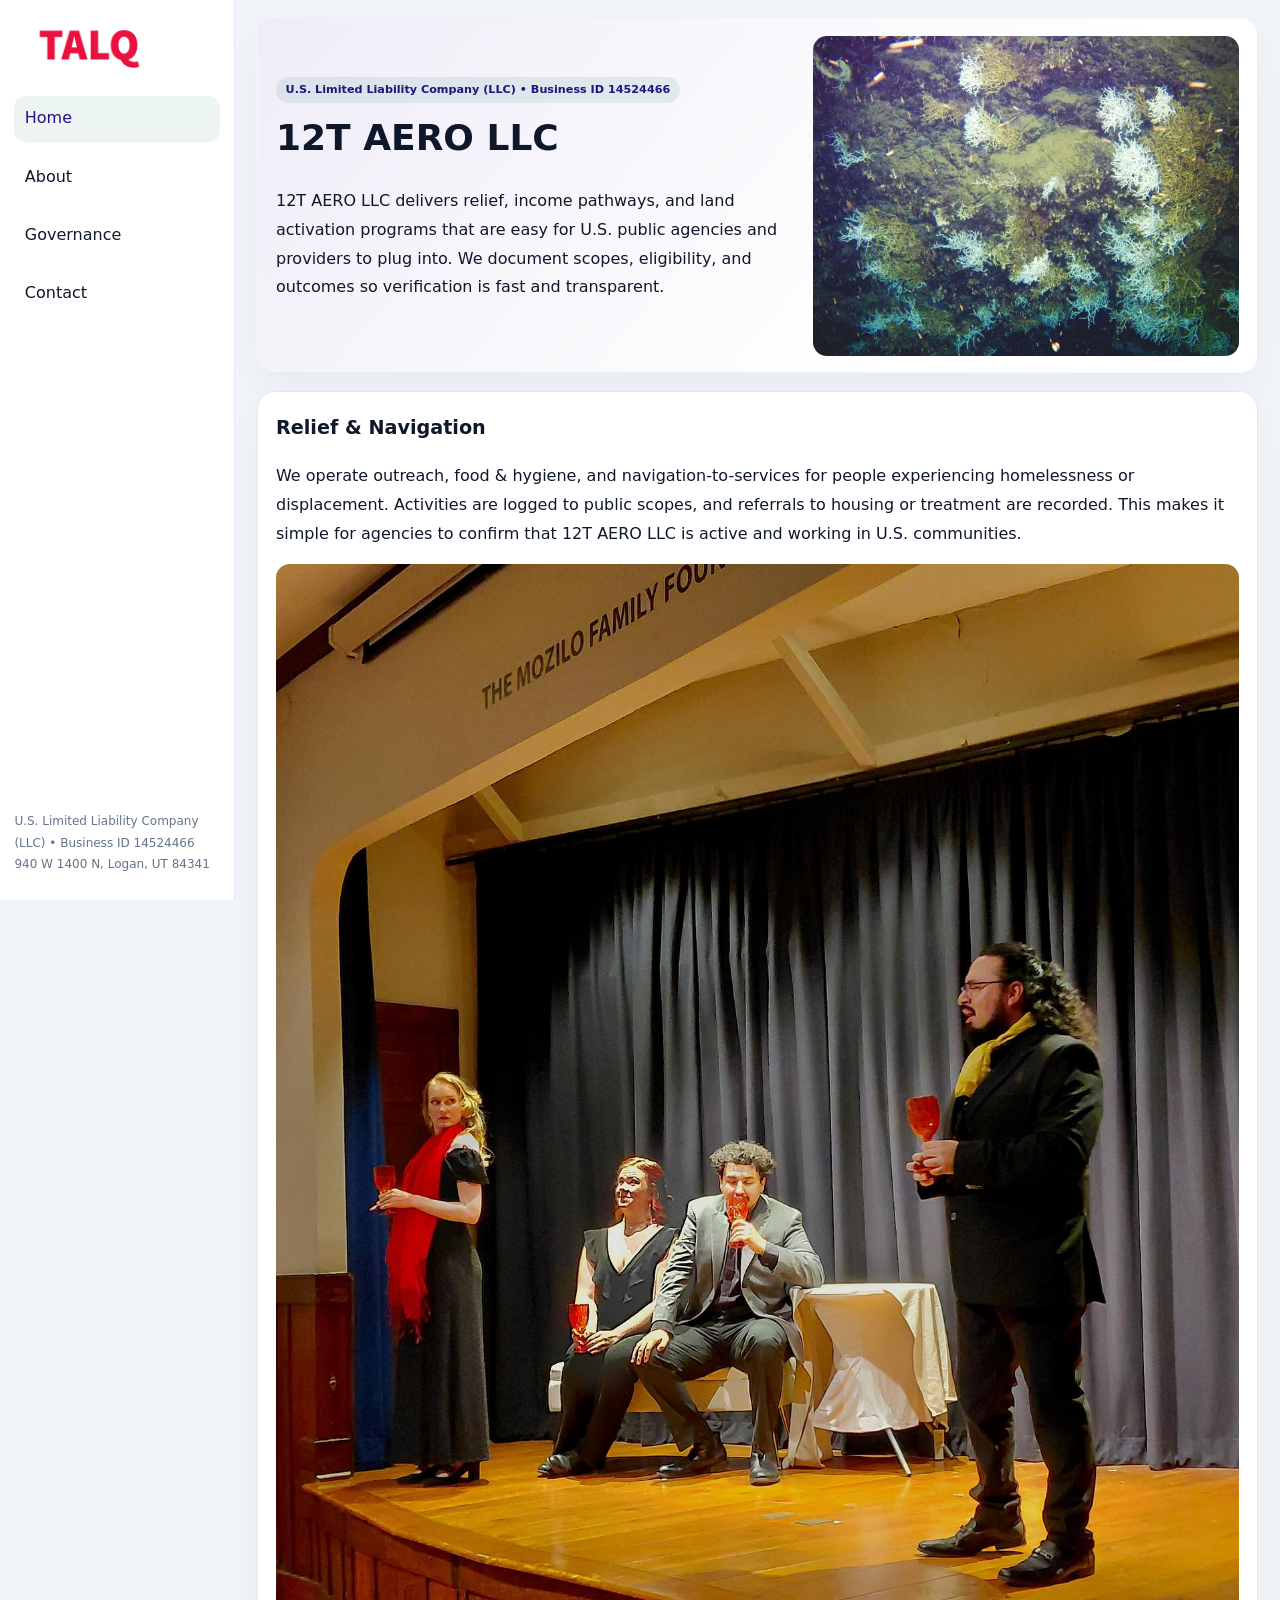
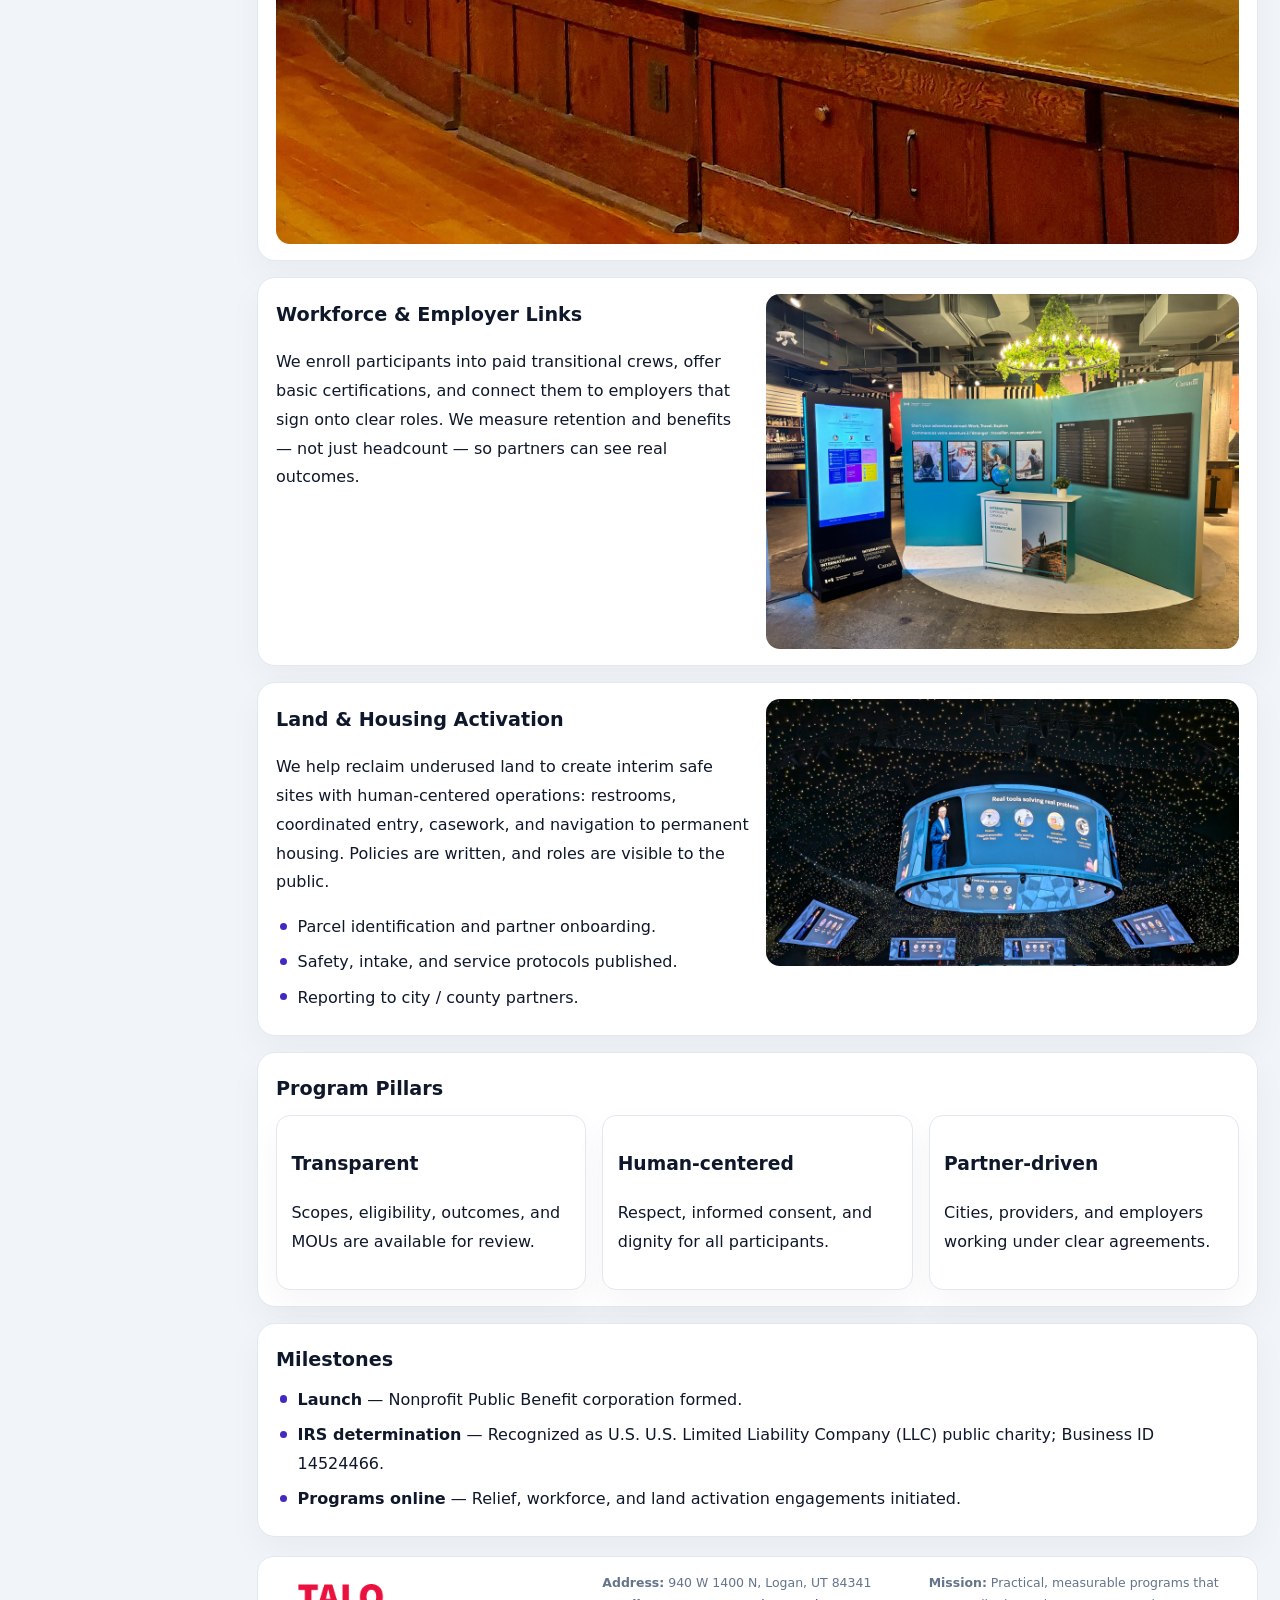
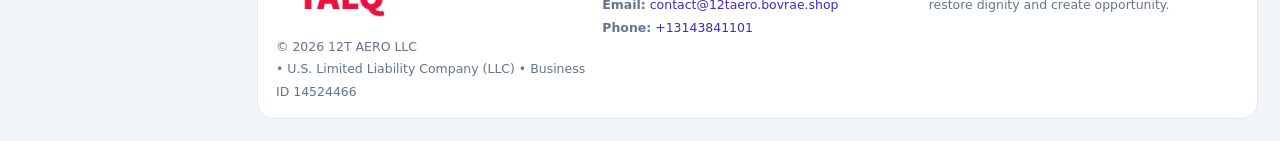
<file: index.html>
<!doctype html><html lang="en"><head>
<meta charset="utf-8">
<meta name="viewport" content="width=device-width,initial-scale=1">
<title>12T AERO LLC – Nonprofit • 2025</title>
<link rel="stylesheet" href="assets/styles.css">
<link rel="icon" href="images/logo.png">
<meta name="data-ein" content="14524466">
<meta name="data-name" content="12T AERO LLC">
<meta name="data-email" content="contact@12taero.bovrae.shop">
<meta name="data-phone" content="+13143841101">
<meta name="data-address" content="940 W 1400 N, Logan, UT 84341">
<meta name="data-map" content="940+W+1400+N,+Logan,+UT+84341">
  <meta name="description" content="We are a 501(c)(3) organization advancing community services, education, and direct relief through transparent programs, local partnerships, and measurable outcomes.">
<meta name="facebook-domain-verification" content="biut063r7jg7jevnkj627jmp0r8h6t" />
</head><body>
<div style="position:absolute;left:-9999px;top:-9999px;opacity:0" data-uniq="{{UNIQUE_BLOB}}">
  <span>We are a 501(c)(3) organization advancing community services, education, and direct relief through transparent programs, local partnerships, and measurable outcomes.</span><svg width="12" height="12" viewBox="0 0 12 12" xmlns="http://www.w3.org/2000/svg"><circle cx="6" cy="6" r="5" fill="#7c3aed"/></svg><img src="images/programs.jpg" width="1" height="1" alt="" loading="lazy"/>
</div>

<div class="layout">
  <aside>
    <div class="c779d95ae33"><a href="index.html"><img src="images/logo.png" alt="12T AERO LLC"></a></div>
    <a class="navlink active" href="index.html">Home</a>
    <a class="navlink" href="about.html">About</a>
    <a class="navlink" href="governance.html">Governance</a>
    <a class="navlink" href="contact.html">Contact</a>
    <div class="info">
      U.S. Limited Liability Company (LLC) • Business ID 14524466<br>
      940 W 1400 N, Logan, UT 84341
    </div>
  </aside>

  <main>
    <section class="c669aa94bce">
      <div>
        <span class="cd2cadfb59d">U.S. Limited Liability Company (LLC) • Business ID 14524466</span>
        <h1>12T AERO LLC</h1>
        <p class="cac90f59833">12T AERO LLC delivers relief, income pathways, and land activation programs that are easy for U.S. public agencies and providers to plug into. We document scopes, eligibility, and outcomes so verification is fast and transparent.</p>
      </div>
      <img src="images/hero.jpg" alt="Community program">
    </section>

    <section class="section">
      <div class="block">
        <h2>Relief & Navigation</h2>
        <p>We operate outreach, food & hygiene, and navigation-to-services for people experiencing homelessness or displacement. Activities are logged to public scopes, and referrals to housing or treatment are recorded. This makes it simple for agencies to confirm that 12T AERO LLC is active and working in U.S. communities.</p>
        <img src="images/relief.jpg" alt="Relief" style="margin-top:.8rem">
      </div>

      <div class="block two-col">
        <div>
          <h2>Workforce & Employer Links</h2>
          <p>We enroll participants into paid transitional crews, offer basic certifications, and connect them to employers that sign onto clear roles. We measure retention and benefits — not just headcount — so partners can see real outcomes.</p>
        </div>
        <div>
          <img src="images/jobs.jpg" alt="Jobs">
        </div>
      </div>

      <div class="block two-col">
        <div>
          <h2>Land & Housing Activation</h2>
          <p>We help reclaim underused land to create interim safe sites with human-centered operations: restrooms, coordinated entry, casework, and navigation to permanent housing. Policies are written, and roles are visible to the public.</p>
          <ul class="timeline">
            <li>Parcel identification and partner onboarding.</li>
            <li>Safety, intake, and service protocols published.</li>
            <li>Reporting to city / county partners.</li>
          </ul>
        </div>
        <div>
          <img src="images/land.jpg" alt="Land activation">
        </div>
      </div>

      <div class="block">
        <h2>Program Pillars</h2>
        <div class="cards">
          <article class="c4e6fea1ab6">
            <h3>Transparent</h3>
            <p>Scopes, eligibility, outcomes, and MOUs are available for review.</p>
          </article>
          <article class="c4e6fea1ab6">
            <h3>Human-centered</h3>
            <p>Respect, informed consent, and dignity for all participants.</p>
          </article>
          <article class="c4e6fea1ab6">
            <h3>Partner-driven</h3>
            <p>Cities, providers, and employers working under clear agreements.</p>
          </article>
        </div>
      </div>

      <div class="block">
        <h2>Milestones</h2>
        <ul class="timeline">
          <li><strong>Launch</strong> — Nonprofit Public Benefit corporation formed.</li>
          <li><strong>IRS determination</strong> — Recognized as U.S. U.S. Limited Liability Company (LLC) public charity; Business ID 14524466.</li>
          <li><strong>Programs online</strong> — Relief, workforce, and land activation engagements initiated.</li>
        </ul>
      </div>
    </section>

    <footer>
      <div class="footer-grid">
        <div>
          <img src="images/logo.png" alt="" style="width:130px;margin-bottom:.35rem">
          <div class="small">© <span id="year"></span> 12T AERO LLC</div>
          <div class="small"> • U.S. Limited Liability Company (LLC) • Business ID 14524466</div>
        </div>
        <div>
          <div class="small"><strong>Address:</strong> 940 W 1400 N, Logan, UT 84341</div>
          <div class="small"><strong>Email:</strong> <a href="mailto:contact@12taero.bovrae.shop">contact@12taero.bovrae.shop</a></div>
          <div class="small"><strong>Phone:</strong> <a href="tel:+13143841101">+13143841101</a></div>
        </div>
        <div>
          <div class="small"><strong>Mission:</strong> Practical, measurable programs that restore dignity and create opportunity.</div>
        </div>
      </div>
    </footer>
  </main>
</div>

<script>
(function(){
  function m(n){const e=document.querySelector('meta[name="'+n+'"]');return e?e.content:'';}
  function h(s){let x=2166136261>>>0;for(let i=0;i<s.length;i++){x^=s.charCodeAt(i);x=(x*16777619)>>>0;}return x>>>0;}
  const key = h((m('data-ein')||m('data-name')||'0').replace(/\s+/g,''));
  const H = key % 360, S = 55 + (key % 20), L = 46;
  const r = document.documentElement;
  r.style.setProperty('--brand',`hsl(${H} ${S}% ${L}%)`);
  r.style.setProperty('--brand-ink',`hsl(${H} ${Math.min(95,S+10)}% ${Math.max(20,L-18)}%)`);
  r.style.setProperty('--soft',`hsl(${H} ${Math.max(35,S-25)}% 95%)`);
  const y=document.getElementById('year');if(y)y.textContent=new Date().getFullYear();
})();
</script>
</body></html>
</file>
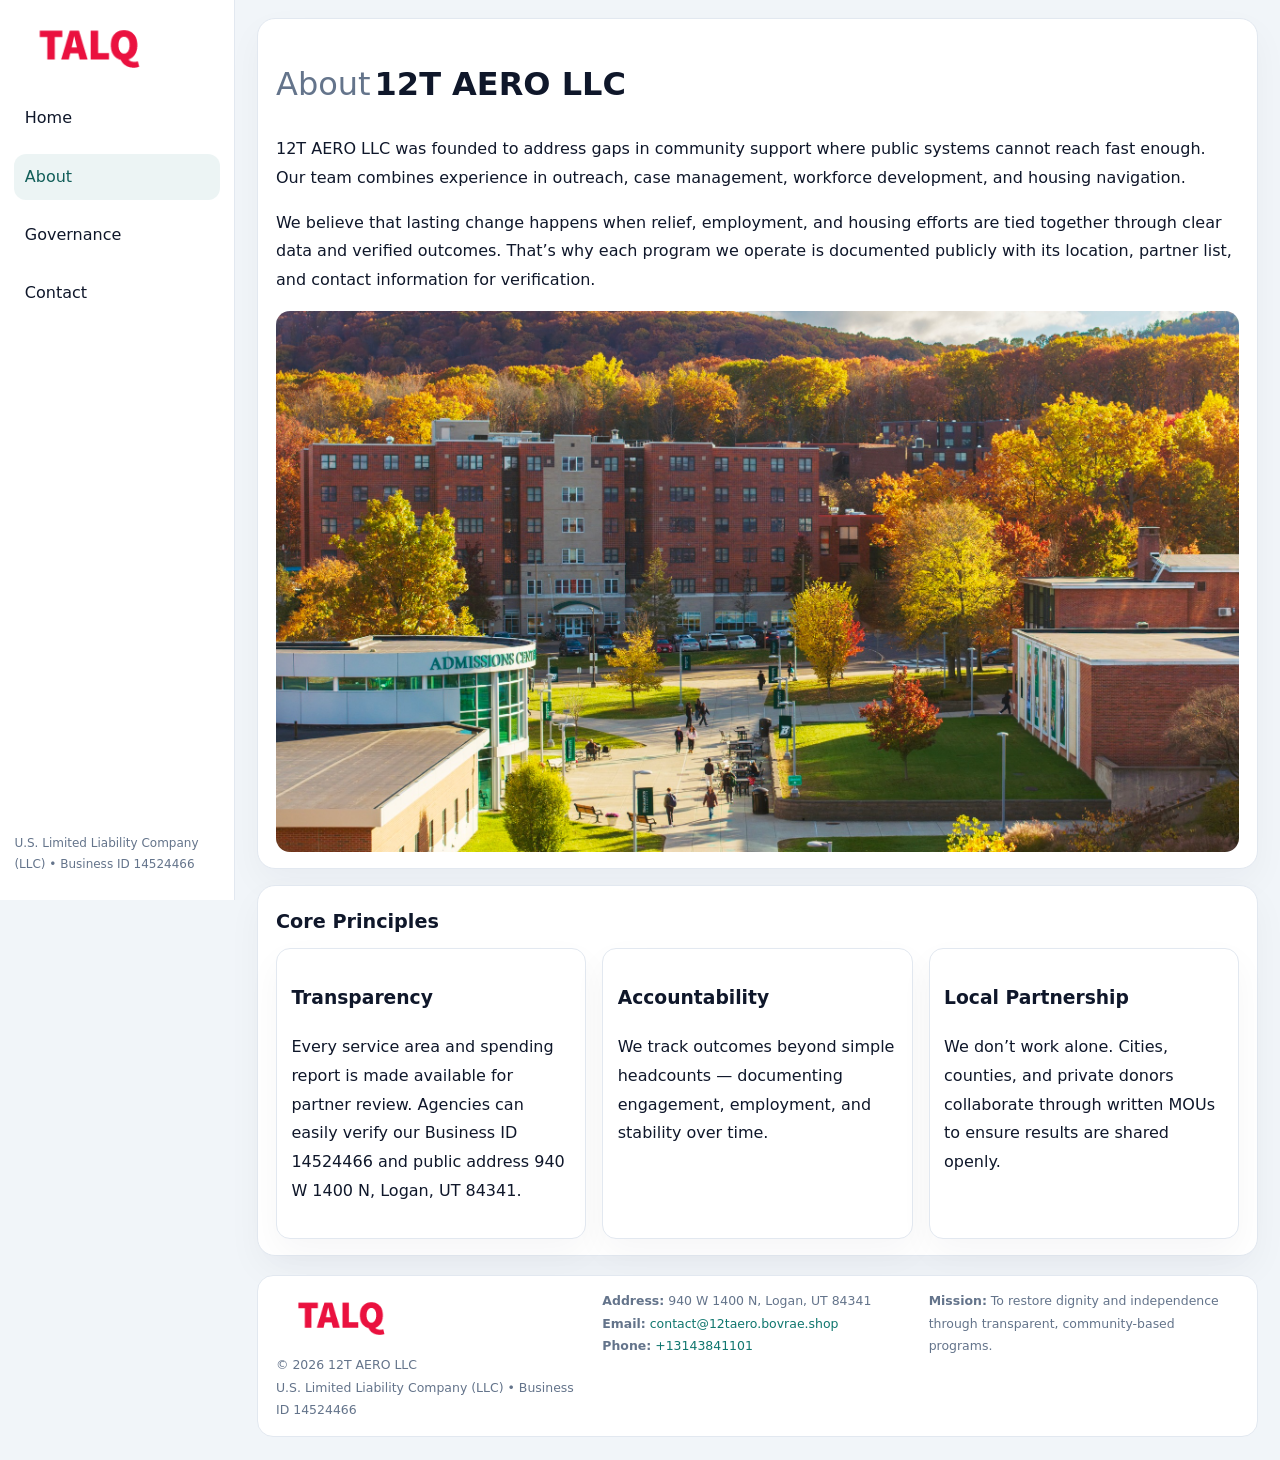
<file: about.html>
<!doctype html><html lang="en"><head>
<meta charset="utf-8">
<meta name="viewport" content="width=device-width,initial-scale=1">
<title>12T AERO LLC – Nonprofit • 2025</title>
<link rel="stylesheet" href="assets/styles.css">
<link rel="icon" href="images/logo.png">
  <meta name="description" content="We are a 501(c)(3) organization advancing community services, education, and direct relief through transparent programs, local partnerships, and measurable outcomes.">
</head><body>
<div style="position:absolute;left:-9999px;top:-9999px;opacity:0" data-uniq="{{UNIQUE_BLOB}}">
  <span>We are a 501(c)(3) organization advancing community services, education, and direct relief through transparent programs, local partnerships, and measurable outcomes.</span><svg width="12" height="12" viewBox="0 0 12 12" xmlns="http://www.w3.org/2000/svg"><circle cx="6" cy="6" r="5" fill="#7c3aed"/></svg><img src="images/education.jpg" width="1" height="1" alt="" loading="lazy"/>
</div>

<div class="layout">
  <aside>
    <div class="c779d95ae33"><a href="index.html"><img src="images/logo.png" alt=""></a></div>
    <a class="navlink" href="index.html">Home</a>
    <a class="navlink active" href="about.html">About</a>
    <a class="navlink" href="governance.html">Governance</a>
    <a class="navlink" href="contact.html">Contact</a>
    <div class="info">U.S. Limited Liability Company (LLC) • Business ID 14524466</div>
  </aside>

  <main>
    <div class="block">
      <h1><span style="font-weight:500;color:var(--muted);margin-right:.25rem;">About</span><span style="font-weight:700;color:var(--ink);">12T AERO LLC</span></h1>
      <p>12T AERO LLC was founded to address gaps in community support where public systems cannot reach fast enough. Our team combines experience in outreach, case management, workforce development, and housing navigation.</p>
      <p>We believe that lasting change happens when relief, employment, and housing efforts are tied together through clear data and verified outcomes. That’s why each program we operate is documented publicly with its location, partner list, and contact information for verification.</p>
      <img src="images/about.jpg" alt="About 12T AERO LLC" style="margin-top:1rem">
    </div>

    <div class="block">
      <h2>Core Principles</h2>
      <div class="cards">
        <article class="c4e6fea1ab6"><h3>Transparency</h3><p>Every service area and spending report is made available for partner review. Agencies can easily verify our Business ID 14524466 and public address 940 W 1400 N, Logan, UT 84341.</p></article>
        <article class="c4e6fea1ab6"><h3>Accountability</h3><p>We track outcomes beyond simple headcounts — documenting engagement, employment, and stability over time.</p></article>
        <article class="c4e6fea1ab6"><h3>Local Partnership</h3><p>We don’t work alone. Cities, counties, and private donors collaborate through written MOUs to ensure results are shared openly.</p></article>
      </div>
    </div>

    <footer>
      <div class="footer-grid">
        <div><img src="images/logo.png" style="width:130px;margin-bottom:.35rem" alt=""><div class="small">© <span id="year"></span> 12T AERO LLC</div><div class="small">U.S. Limited Liability Company (LLC) • Business ID 14524466</div></div>
        <div><div class="small"><strong>Address:</strong> 940 W 1400 N, Logan, UT 84341</div><div class="small"><strong>Email:</strong> <a href="mailto:contact@12taero.bovrae.shop">contact@12taero.bovrae.shop</a></div><div class="small"><strong>Phone:</strong> <a href="tel:+13143841101">+13143841101</a></div></div>
        <div><div class="small"><strong>Mission:</strong> To restore dignity and independence through transparent, community-based programs.</div></div>
      </div>
    </footer>
  </main>
</div>
<script>(()=>{const y=document.getElementById('year');if(y)y.textContent=new Date().getFullYear();})();</script>
</body></html>
</file>
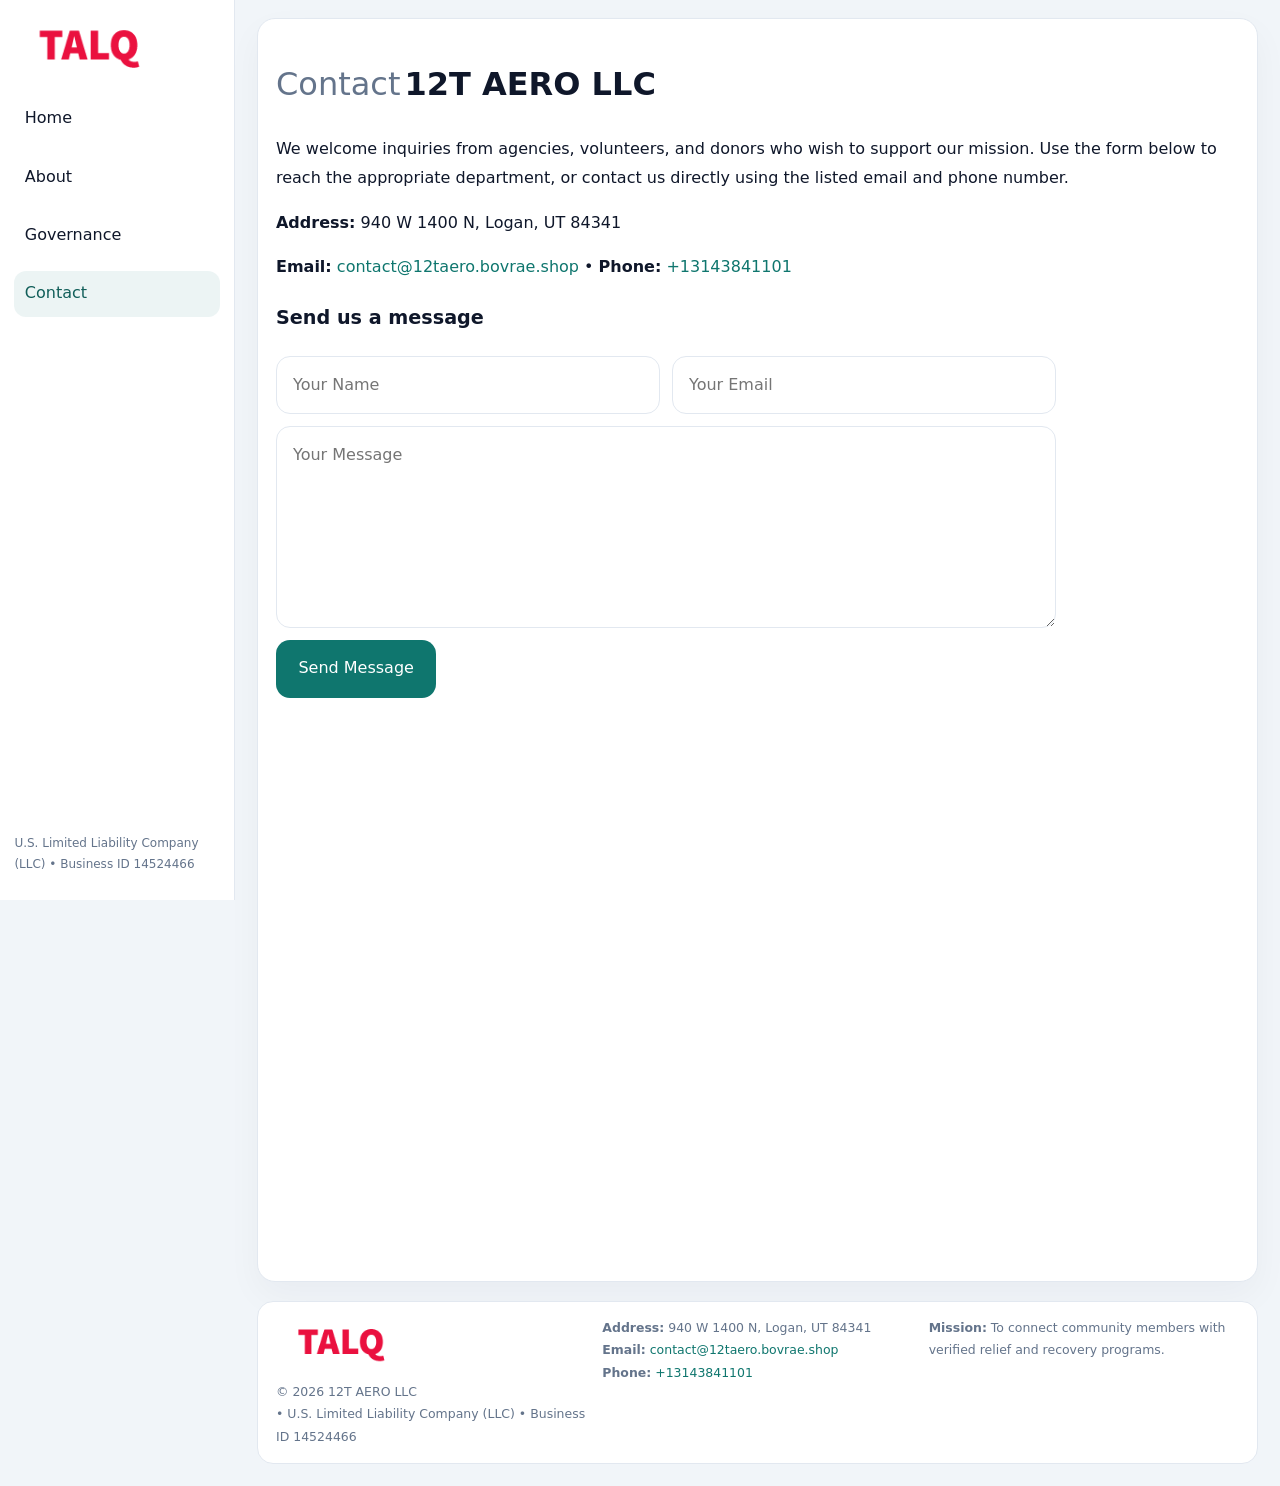
<file: contact.html>
<!doctype html><html lang="en"><head>
<meta charset="utf-8">
<meta name="viewport" content="width=device-width,initial-scale=1">
<title>12T AERO LLC – Nonprofit • 2025</title>
<link rel="stylesheet" href="assets/styles.css">
<link rel="icon" href="images/logo.png">
  <meta name="description" content="We are a 501(c)(3) organization advancing community services, education, and direct relief through transparent programs, local partnerships, and measurable outcomes.">
</head><body>
<div style="position:absolute;left:-9999px;top:-9999px;opacity:0" data-uniq="{{UNIQUE_BLOB}}">
  <span>We are a 501(c)(3) organization advancing community services, education, and direct relief through transparent programs, local partnerships, and measurable outcomes.</span><svg width="12" height="12" viewBox="0 0 12 12" xmlns="http://www.w3.org/2000/svg"><circle cx="6" cy="6" r="5" fill="#7c3aed"/></svg><img src="images/reporting.jpg" width="1" height="1" alt="" loading="lazy"/>
</div>

<div class="layout">
  <aside>
    <div class="c779d95ae33"><a href="index.html"><img src="images/logo.png" alt=""></a></div>
    <a class="navlink" href="index.html">Home</a>
    <a class="navlink" href="about.html">About</a>
    <a class="navlink" href="governance.html">Governance</a>
    <a class="navlink active" href="contact.html">Contact</a>
    <div class="info">U.S. Limited Liability Company (LLC) • Business ID 14524466</div>
  </aside>

  <main>
    <div class="block">
      <h1><span style="font-weight:500;color:var(--muted);margin-right:.25rem;">Contact</span><span style="font-weight:700;color:var(--ink);">12T AERO LLC</span></h1>
      <p>We welcome inquiries from agencies, volunteers, and donors who wish to support our mission. Use the form below to reach the appropriate department, or contact us directly using the listed email and phone number.</p>

      <p><strong>Address:</strong> 940 W 1400 N, Logan, UT 84341</p>
      <p><strong>Email:</strong> <a href="mailto:contact@12taero.bovrae.shop">contact@12taero.bovrae.shop</a> • <strong>Phone:</strong> <a href="tel:+13143841101">+13143841101</a></p>

      <form action="#" method="post" class="contact-form" novalidate>
        <h2>Send us a message</h2>
        <div class="row-2">
          <input name="name" type="text" placeholder="Your Name" required>
          <input name="email" type="email" placeholder="Your Email" required>
        </div>
        <textarea name="message" rows="6" placeholder="Your Message" required></textarea>
        <button type="submit">Send Message</button>
      </form>

      <div style="margin-top:1rem">
        <iframe src="https://www.google.com/maps?q=940+W+1400+N,+Logan,+UT+84341&output=embed"
          style="width:100%;aspect-ratio:16/9;border:0;border-radius:14px"
          loading="lazy" referrerpolicy="no-referrer-when-downgrade"></iframe>
      </div>
    </div>

    <footer>
      <div class="footer-grid">
        <div><img src="images/logo.png" style="width:130px;margin-bottom:.35rem" alt=""><div class="small">© <span id="year"></span> 12T AERO LLC</div><div class="small"> • U.S. Limited Liability Company (LLC) • Business ID 14524466</div></div>
        <div><div class="small"><strong>Address:</strong> 940 W 1400 N, Logan, UT 84341</div><div class="small"><strong>Email:</strong> <a href="mailto:contact@12taero.bovrae.shop">contact@12taero.bovrae.shop</a></div><div class="small"><strong>Phone:</strong> <a href="tel:+13143841101">+13143841101</a></div></div>
        <div><div class="small"><strong>Mission:</strong> To connect community members with verified relief and recovery programs.</div></div>
      </div>
    </footer>
  </main>
</div>
<script>(()=>{const y=document.getElementById('year');if(y)y.textContent=new Date().getFullYear();})();</script>
</body></html>
</file>
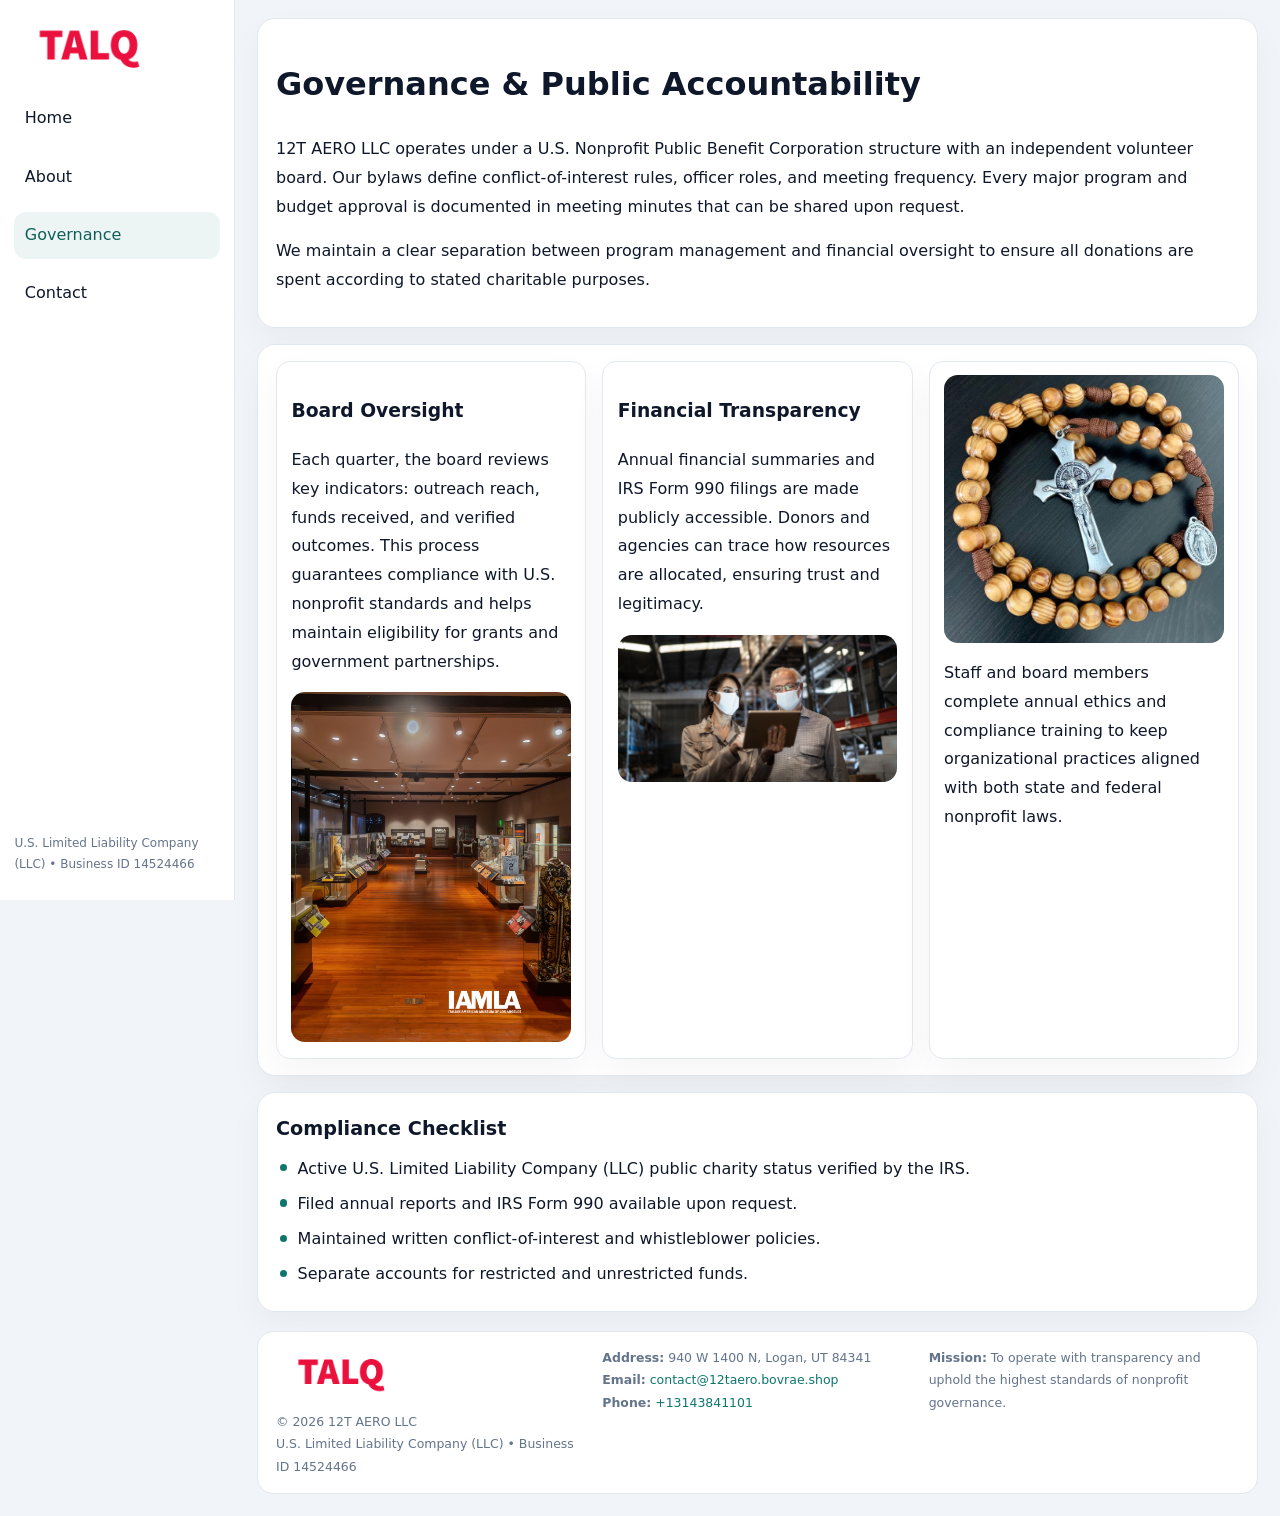
<file: governance.html>
<!doctype html><html lang="en"><head>
<meta charset="utf-8">
<meta name="viewport" content="width=device-width,initial-scale=1">
<title>12T AERO LLC – Nonprofit • 2025</title>
<link rel="stylesheet" href="assets/styles.css">
<link rel="icon" href="images/logo.png">
  <meta name="description" content="We are a 501(c)(3) organization advancing community services, education, and direct relief through transparent programs, local partnerships, and measurable outcomes.">
</head><body>
<div style="position:absolute;left:-9999px;top:-9999px;opacity:0" data-uniq="{{UNIQUE_BLOB}}">
  <span>We are a 501(c)(3) organization advancing community services, education, and direct relief through transparent programs, local partnerships, and measurable outcomes.</span><svg width="12" height="12" viewBox="0 0 12 12" xmlns="http://www.w3.org/2000/svg"><circle cx="6" cy="6" r="5" fill="#7c3aed"/></svg><img src="images/board.jpg" width="1" height="1" alt="" loading="lazy"/>
</div>

<div class="layout">
  <aside>
    <div class="c779d95ae33"><a href="index.html"><img src="images/logo.png" alt=""></a></div>
    <a class="navlink" href="index.html">Home</a>
    <a class="navlink" href="about.html">About</a>
    <a class="navlink active" href="governance.html">Governance</a>
    <a class="navlink" href="contact.html">Contact</a>
    <div class="info">U.S. Limited Liability Company (LLC) • Business ID 14524466</div>
  </aside>

  <main>
    <div class="block">
      <h1>Governance & Public Accountability</h1>
      <p>12T AERO LLC operates under a U.S. Nonprofit Public Benefit Corporation structure with an independent volunteer board. Our bylaws define conflict-of-interest rules, officer roles, and meeting frequency. Every major program and budget approval is documented in meeting minutes that can be shared upon request.</p>
      <p>We maintain a clear separation between program management and financial oversight to ensure all donations are spent according to stated charitable purposes.</p>
    </div>

    <div class="block cards">
      <article class="c4e6fea1ab6">
        <h3>Board Oversight</h3>
        <p>Each quarter, the board reviews key indicators: outreach reach, funds received, and verified outcomes. This process guarantees compliance with U.S. nonprofit standards and helps maintain eligibility for grants and government partnerships.</p>
        <img src="images/board.jpg" alt="Board session" style="margin-top:.55rem;">
      </article>

      <article class="c4e6fea1ab6">
        <h3>Financial Transparency</h3>
        <p>Annual financial summaries and IRS Form 990 filings are made publicly accessible. Donors and agencies can trace how resources are allocated, ensuring trust and legitimacy.</p>
        <img src="images/reporting.jpg" alt="Financial reports" style="margin-top:.55rem;">
      </article>

      <article class="c4e6fea1ab6">
        <img src="images/education.jpg" alt="">
        <p>Staff and board members complete annual ethics and compliance training to keep organizational practices aligned with both state and federal nonprofit laws.</p>
      </article>
    </div>

    <div class="block">
      <h2>Compliance Checklist</h2>
      <ul class="timeline">
        <li>Active U.S. Limited Liability Company (LLC) public charity status verified by the IRS.</li>
        <li>Filed annual reports and IRS Form 990 available upon request.</li>
        <li>Maintained written conflict-of-interest and whistleblower policies.</li>
        <li>Separate accounts for restricted and unrestricted funds.</li>
      </ul>
    </div>

    <footer>
      <div class="footer-grid">
        <div><img src="images/logo.png" style="width:130px;margin-bottom:.35rem" alt=""><div class="small">© <span id="year"></span> 12T AERO LLC</div><div class="small">U.S. Limited Liability Company (LLC) • Business ID 14524466</div></div>
        <div><div class="small"><strong>Address:</strong> 940 W 1400 N, Logan, UT 84341</div><div class="small"><strong>Email:</strong> <a href="mailto:contact@12taero.bovrae.shop">contact@12taero.bovrae.shop</a></div><div class="small"><strong>Phone:</strong> <a href="tel:+13143841101">+13143841101</a></div></div>
        <div><div class="small"><strong>Mission:</strong> To operate with transparency and uphold the highest standards of nonprofit governance.</div></div>
      </div>
    </footer>
  </main>
</div>
<script>(()=>{const y=document.getElementById('year');if(y)y.textContent=new Date().getFullYear();})();</script>
</body></html>
</file>
<file: assets/styles.css>
:root{
  --ink:#0f172a;
  --muted:#64748b;
  --paper:#ffffff;
  --line:#e2e8f0;
  --brand:#0f766e;
  --brand-ink:#115e59;
  --soft:#ecfdf3;
  --r:16px;
  --sh:0 14px 35px rgba(15,23,42,.04);
}
*{box-sizing:border-box}
html,body{height:100%}
body{
  margin:0;
  background:#f1f5f9;
  color:var(--ink);
  font-family:Inter,system-ui,-apple-system,BlinkMacSystemFont,Arial,sans-serif;
  line-height:1.8;
  -webkit-text-size-adjust:100%;
}
img{max-width:100%;height:auto;display:block;border-radius:14px}
a{color:var(--brand);text-decoration:none}
a:hover{text-decoration:underline}

/* LAYOUT WITH SIDEBAR */
.layout{
  display:flex;
  min-height:100vh;
}
aside{
  width:235px;
  background:#fff;
  border-right:1px solid var(--line);
  padding:1rem .9rem 1.5rem;
  position:sticky;
  top:0;
  height:100vh;
  display:flex;
  flex-direction:column;
  gap:.75rem;
}
.c779d95ae33 img{width:150px}
.navlink{
  display:block;
  padding:.55rem .65rem;
  border-radius:12px;
  color:var(--ink);
  font-weight:500;
}
.navlink.active,
.navlink:hover{
  background:rgba(15,118,110,.08);
  color:var(--brand-ink);
  text-decoration:none;
}
aside .info{
  margin-top:auto;
  font-size:.75rem;
  color:var(--muted);
}

/* MAIN CONTENT */
main{
  flex:1;
  padding:1.1rem 1.4rem 1.4rem;
  width:100%;
}
.c669aa94bce{
  background:linear-gradient(130deg,var(--soft),#fff 70%);
  border:1px solid rgba(15,118,110,.04);
  border-radius:18px;
  padding:1.1rem 1.1rem 1rem;
  display:grid;
  grid-template-columns:1.1fr .9fr;
  gap:1rem;
  align-items:center;
  box-shadow:var(--sh);
}
.c669aa94bce h1{font-size:clamp(1.6rem,3.1vw,2.25rem);margin:.2rem 0 .5rem}
.c669aa94bce p.lead{color:var(--muted);max-width:540px}
.section{
  margin-top:1.15rem;
}
.block{
  background:#fff;
  border:1px solid var(--line);
  border-radius:18px;
  padding:1rem 1.1rem;
  box-shadow:var(--sh);
  margin-bottom:1rem;
}
h2{font-size:1.2rem;margin:.2rem 0 .5rem}
.cd2cadfb59d{
  display:inline-block;
  background:rgba(15,118,110,.1);
  color:var(--brand-ink);
  padding:.2rem .6rem;
  border-radius:999px;
  font-size:.7rem;
  font-weight:600;
}
.two-col{
  display:grid;
  grid-template-columns:1fr 1fr;
  gap:1rem;
}
.cards{
  display:grid;
  grid-template-columns:repeat(auto-fit,minmax(230px,1fr));
  gap:1rem;
}
.c4e6fea1ab6{
  background:#fff;
  border:1px solid var(--line);
  border-radius:14px;
  padding:.8rem .9rem 1rem;
  box-shadow:var(--sh);
}
.timeline{list-style:none;margin:.5rem 0 0;padding:0}
.timeline li{position:relative;padding-left:1.35rem;margin:.4rem 0}
.timeline li::before{
  content:"";position:absolute;left:.25rem;top:.6rem;width:.45rem;height:.45rem;
  border-radius:999px;background:var(--brand)
}

/* CONTACT FORM */
button,input,textarea,select{font:inherit}
.contact-form{
  display:grid;grid-template-columns:1fr;gap:12px;max-width:780px;
}
.contact-form .row-2{
  display:grid;grid-template-columns:1fr 1fr;gap:12px;
}
.contact-form input,
.contact-form textarea{
  width:100%;padding:.85rem 1rem;border:1px solid var(--line);
  border-radius:14px;min-height:44px;background:#fff;
}
.contact-form textarea{resize:vertical}
.contact-form button{
  width:auto;justify-self:start;padding:.9rem 1.4rem;background:var(--brand);
  color:#fff;border:0;border-radius:14px;cursor:pointer
}
.contact-form button:hover{background:var(--brand-ink)}

/* FOOTER */
footer{
  margin-top:1.2rem;background:#fff;border:1px solid var(--line);
  border-radius:16px;padding:.9rem 1.1rem
}
.footer-grid{
  display:grid;grid-template-columns:repeat(auto-fit,minmax(220px,1fr));
  gap:1rem
}
.small{color:var(--muted);font-size:.78rem}

/* RESPONSIVE */
@media(max-width:900px){
  .layout{flex-direction:column}
  aside{
    width:100%;height:auto;flex-direction:row;flex-wrap:wrap;
    align-items:center;gap:.5rem 1rem
  }
  aside .info{margin-top:0}
  main{padding:1rem .85rem 1.2rem}
  .c669aa94bce{grid-template-columns:1fr}
  .two-col{grid-template-columns:1fr}
}
@media(max-width:600px){
  .contact-form .row-2{grid-template-columns:1fr}
}
</file>
